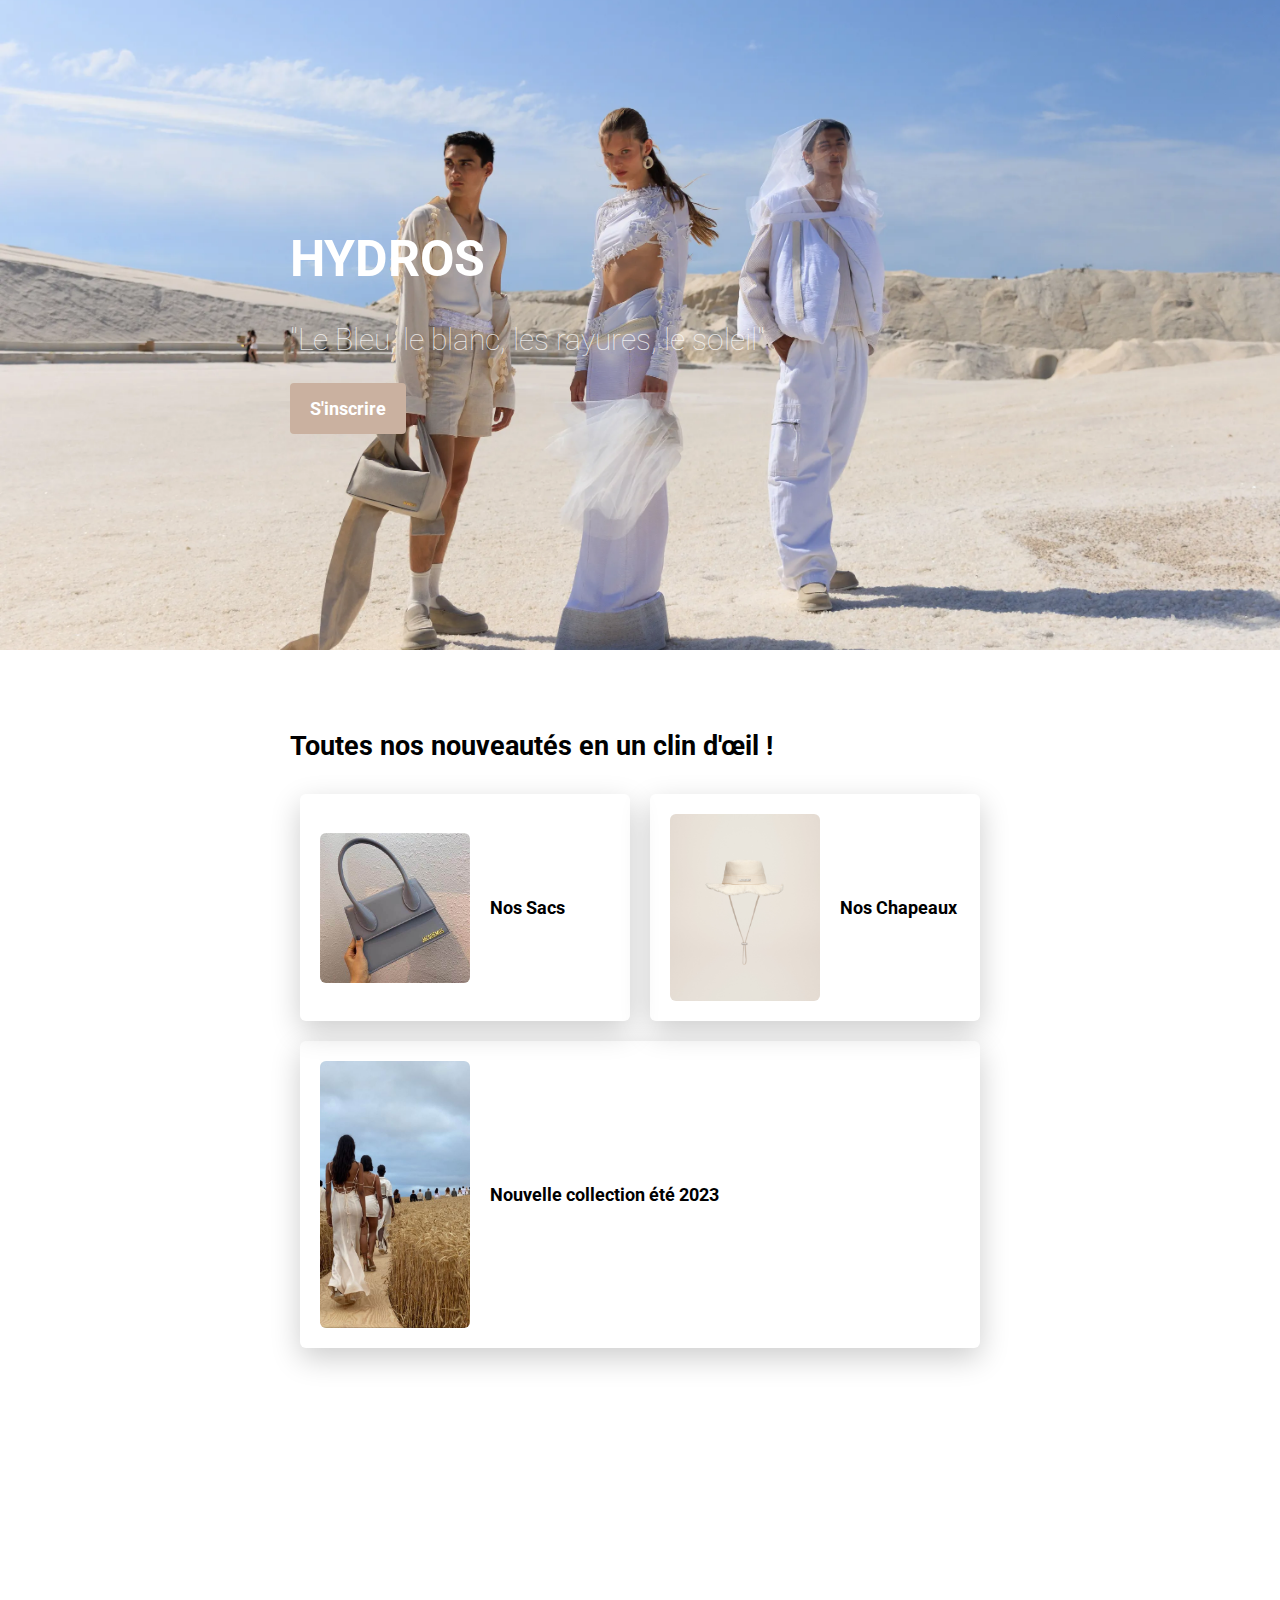
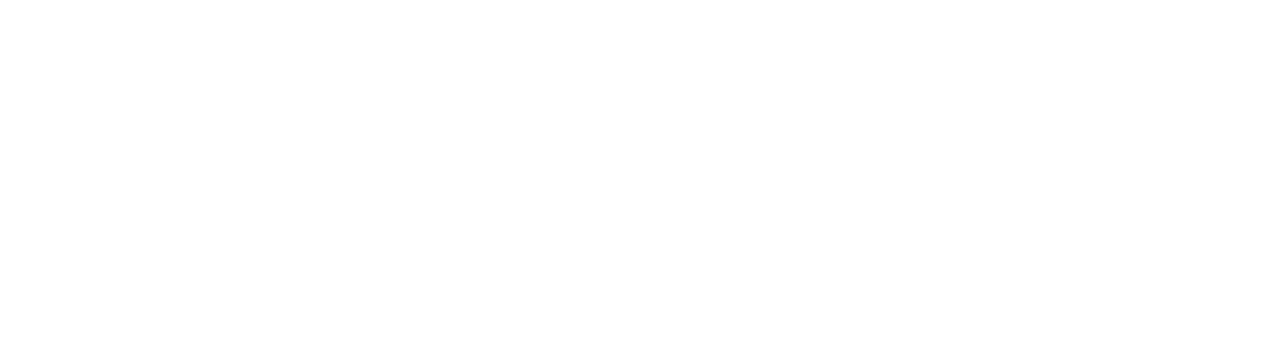
<file: index.html>
<!DOCTYPE html>
<html lang="en">
<head>
    <meta charset="UTF-8">
    <meta http-equiv="X-UA-Compatible" content="IE=edge">
    <meta name="viewport" content="width=device-width, initial-scale=1.0">
    <title>HYDROS</title>
    <link rel="stylesheet" href="css/style.css">
    <link rel="preconnect" href="https://fonts.googleapis.com">
    <link rel="preconnect" href="https://fonts.gstatic.com" crossorigin>
    <link href="https://fonts.googleapis.com/css2?family=Roboto&display=swap" rel="stylesheet">
</head>
<body>
    
    <div class="banner">
        <div class="container">
            <h1>HYDROS</h1>
            <h2>"Le Bleu, le blanc, les rayures, le soleil"</h2>
            <a href="#apply-section" class="btn-white">S'inscrire</a>
        </div>
    </div>

    <div class="container">
      
        <h2>Toutes nos nouveautés en un clin d'œil !</h2>
        <div class="cards">
            <div class="card">
                <img src="images/sac.jpg" alt="Sac JACQUEMUS">
                <h3>Nos Sacs</h3>
            </div>
            <div class="card">
                <img src="images/chapeau.jpg" alt="Chapeau JACQUEMUS">
                <h3>Nos Chapeaux</h3>
            </div>
            <div class="card">
                <img src="images/robe.jpg" alt="Chapeau JACQUEMUS">
                <h3>Nouvelle collection été 2023</h3>
            </div>   
        </div> 
    </div>

    <div id="apply-section">
        <div data-tf-widget="NTtOaGY8" data-tf-opacity="100" data-tf-iframe-props="title=My typeform" 
        data-tf-transitive-search-params data-tf-medium="snippet" style="width:100%;height:500px;"></div>
        <script src="//embed.typeform.com/next/embed.js"></script>  
    </div>
   
</body>
</html>
</file>
<file: css/style.css>
@import url('https://fonts.googleapis.com/css2?family=Lora&family=Roboto&display=swap');

@import url("components/container.css");
@import url("components/avatar.css");
@import url("components/button.css");
@import url("components/banner.css");
@import url("components/card.css");

body{
    font-family: 'Lora', serif;
    font-size: 18px;
    margin: 0px;
}

h1,h2,h3 {
    font-family: 'Roboto', sans-serif;
    font-weight: bold;
}

a{
    text-decoration: none;
}
</file>
